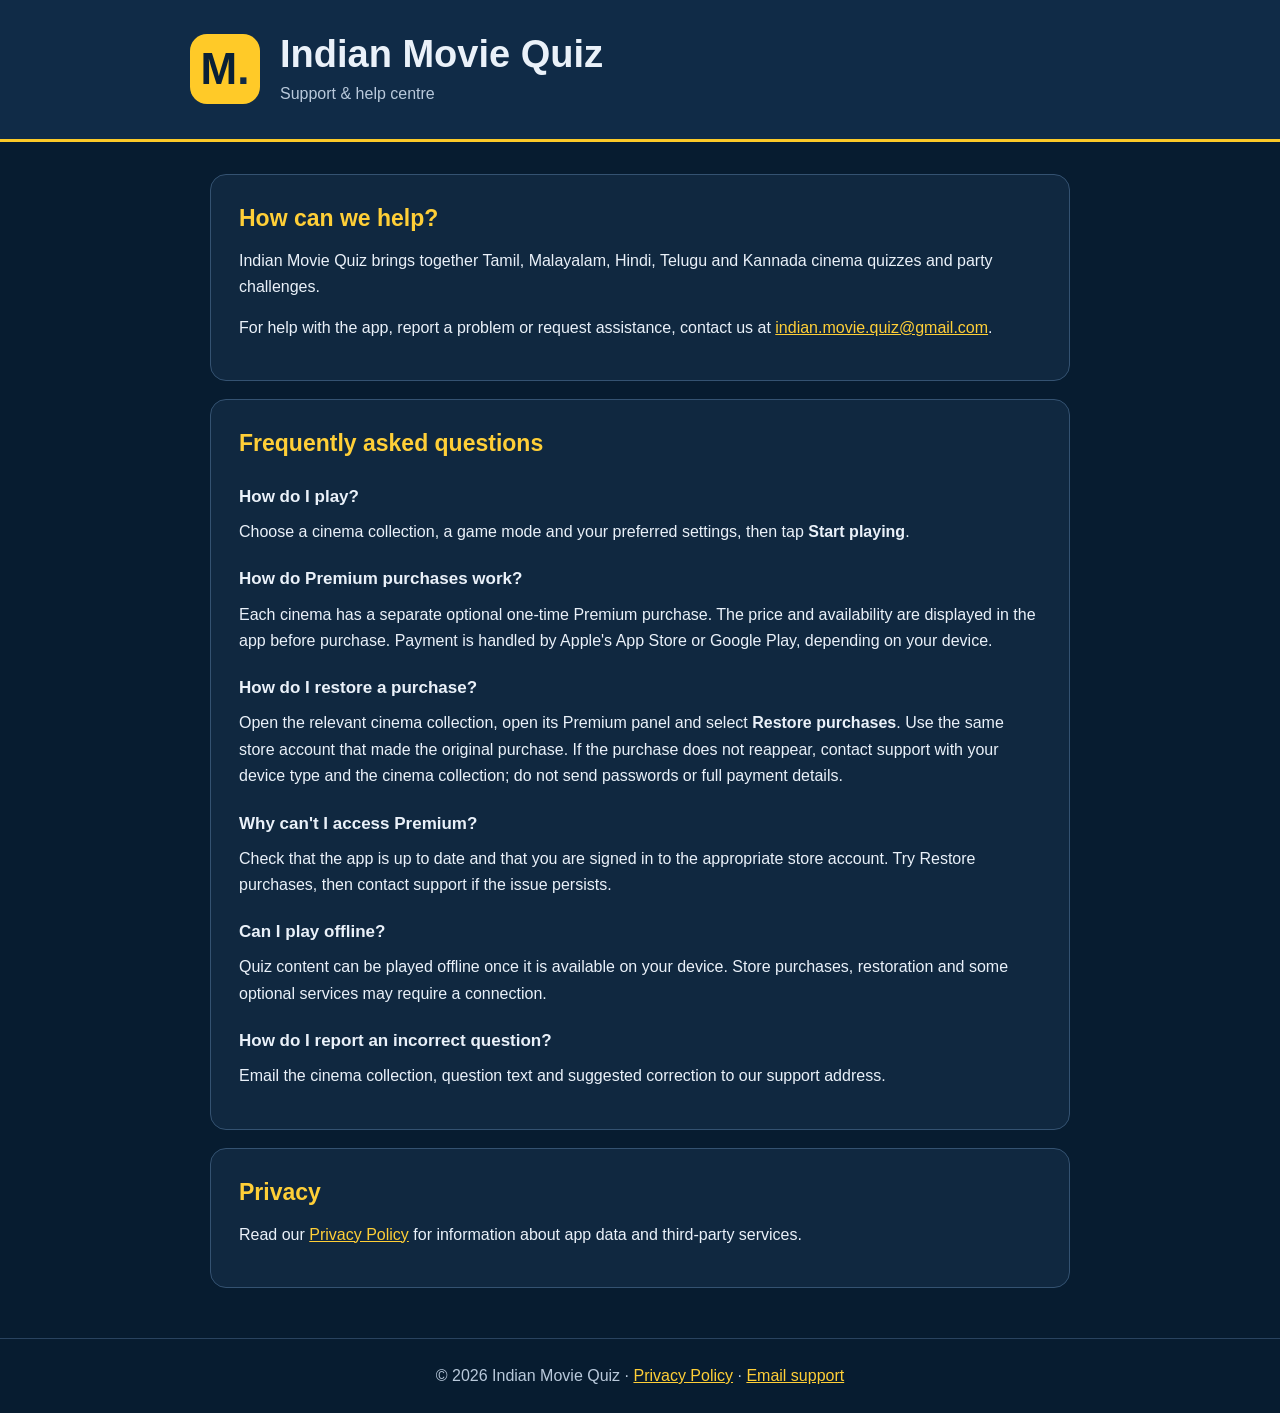
<file: index.html>
<!doctype html><html lang="en"><head><meta charset="utf-8"><meta name="viewport" content="width=device-width,initial-scale=1"><meta name="description" content="Indian Movie Quiz official help and support"><title>Indian Movie Quiz — Support</title><link rel="stylesheet" href="style.css"></head><body><header><div class="wrap"><div class="logo">M<span>.</span></div><div><h1>Indian Movie Quiz</h1><p class="sub">Support & help centre</p></div></div></header><main><section><h2>How can we help?</h2><p>Indian Movie Quiz brings together Tamil, Malayalam, Hindi, Telugu and Kannada cinema quizzes and party challenges.</p><p>For help with the app, report a problem or request assistance, contact us at <a href="mailto:indian.movie.quiz@gmail.com">indian.movie.quiz@gmail.com</a>.</p></section><section><h2>Frequently asked questions</h2><h3>How do I play?</h3><p>Choose a cinema collection, a game mode and your preferred settings, then tap <strong>Start playing</strong>.</p><h3>How do Premium purchases work?</h3><p>Each cinema has a separate optional one-time Premium purchase. The price and availability are displayed in the app before purchase. Payment is handled by Apple's App Store or Google Play, depending on your device.</p><h3>How do I restore a purchase?</h3><p>Open the relevant cinema collection, open its Premium panel and select <strong>Restore purchases</strong>. Use the same store account that made the original purchase. If the purchase does not reappear, contact support with your device type and the cinema collection; do not send passwords or full payment details.</p><h3>Why can't I access Premium?</h3><p>Check that the app is up to date and that you are signed in to the appropriate store account. Try Restore purchases, then contact support if the issue persists.</p><h3>Can I play offline?</h3><p>Quiz content can be played offline once it is available on your device. Store purchases, restoration and some optional services may require a connection.</p><h3>How do I report an incorrect question?</h3><p>Email the cinema collection, question text and suggested correction to our support address.</p></section><section><h2>Privacy</h2><p>Read our <a href="privacy.html">Privacy Policy</a> for information about app data and third-party services.</p></section></main><footer>© 2026 Indian Movie Quiz · <a href="privacy.html">Privacy Policy</a> · <a href="mailto:indian.movie.quiz@gmail.com">Email support</a></footer></body></html>
</file>
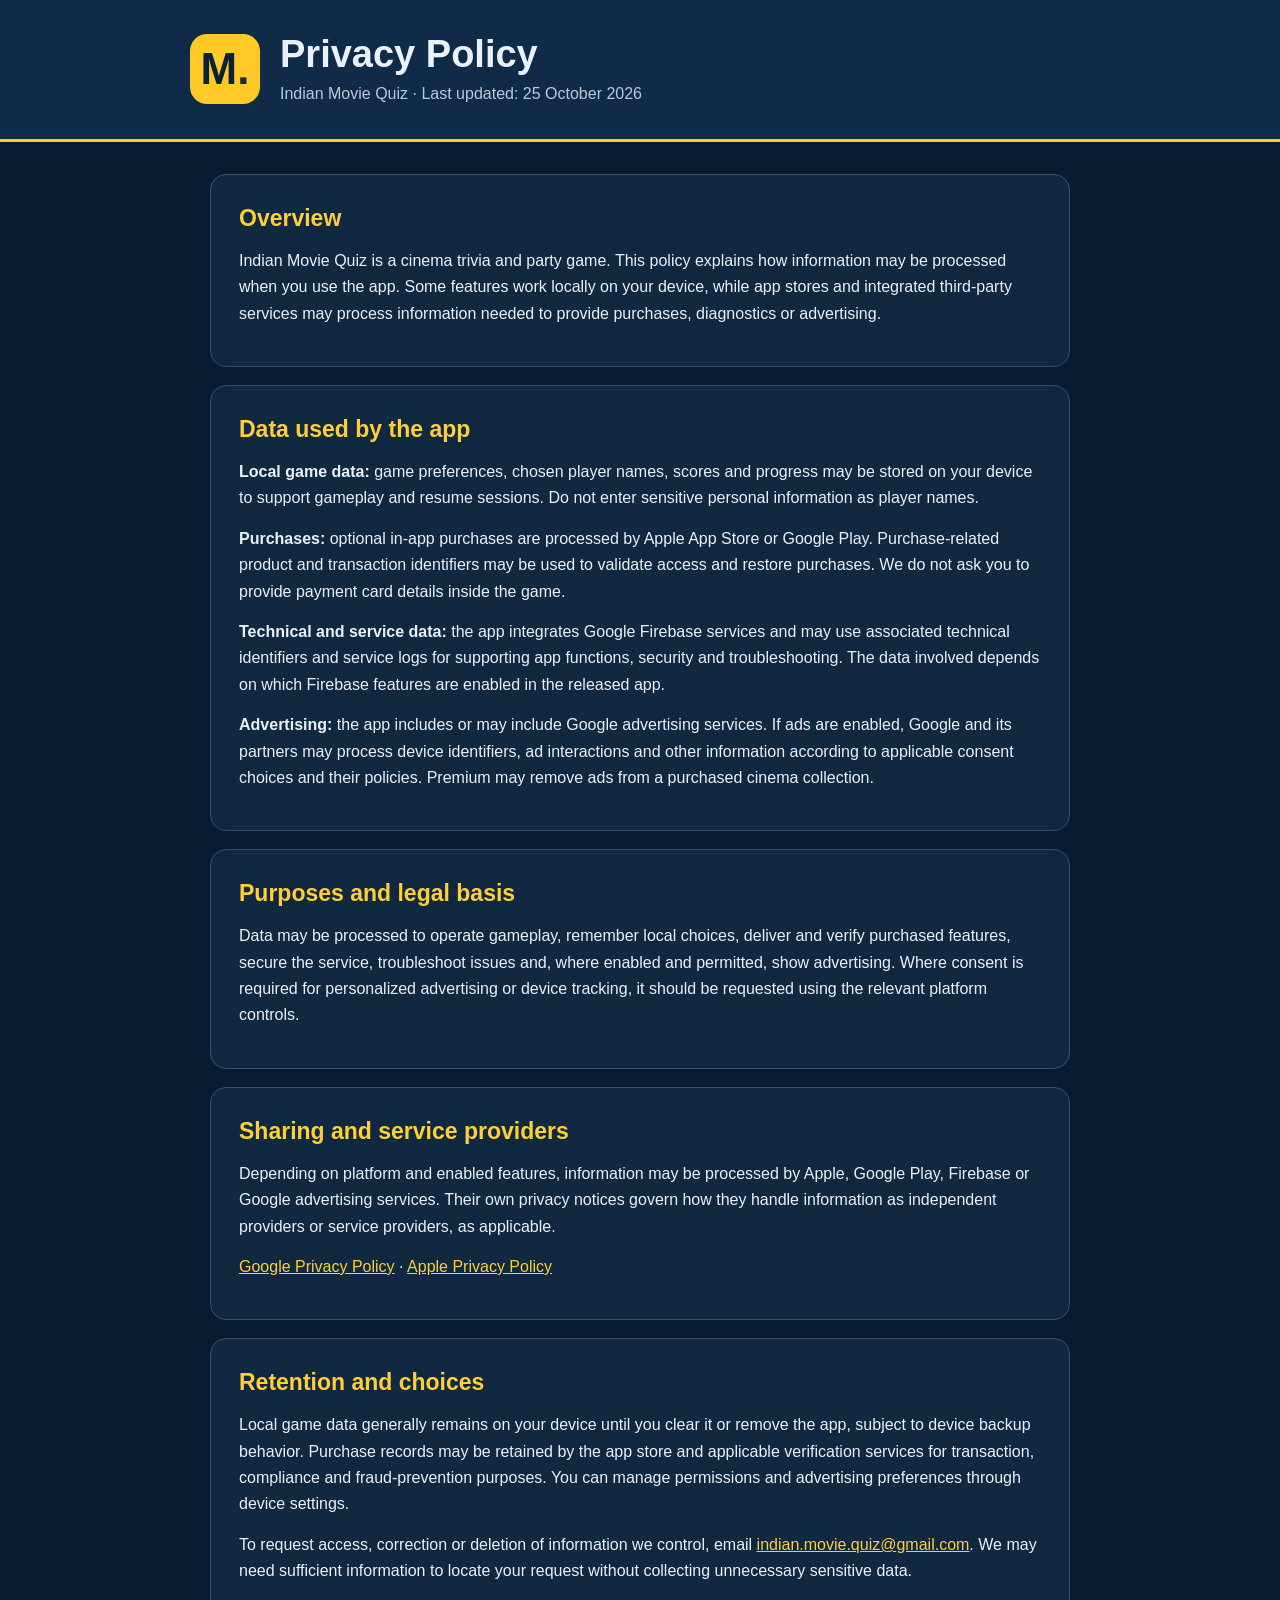
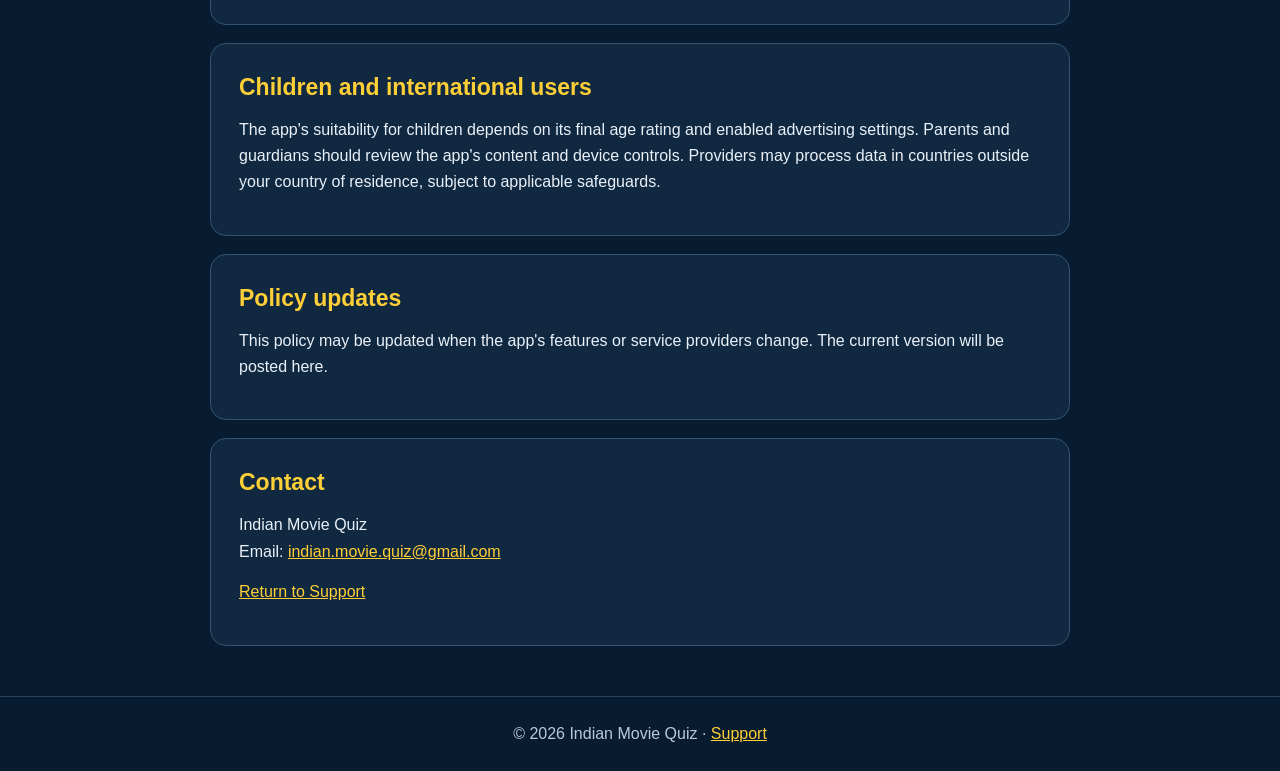
<file: privacy.html>
<!doctype html><html lang="en"><head><meta charset="utf-8"><meta name="viewport" content="width=device-width,initial-scale=1"><meta name="description" content="Indian Movie Quiz privacy policy"><title>Indian Movie Quiz — Privacy Policy</title><link rel="stylesheet" href="style.css"></head><body><header><div class="wrap"><div class="logo">M<span>.</span></div><div><h1>Privacy Policy</h1><p class="sub">Indian Movie Quiz · Last updated: 25 October 2026</p></div></div></header><main><section><h2>Overview</h2><p>Indian Movie Quiz is a cinema trivia and party game. This policy explains how information may be processed when you use the app. Some features work locally on your device, while app stores and integrated third-party services may process information needed to provide purchases, diagnostics or advertising.</p></section><section><h2>Data used by the app</h2><p><strong>Local game data:</strong> game preferences, chosen player names, scores and progress may be stored on your device to support gameplay and resume sessions. Do not enter sensitive personal information as player names.</p><p><strong>Purchases:</strong> optional in-app purchases are processed by Apple App Store or Google Play. Purchase-related product and transaction identifiers may be used to validate access and restore purchases. We do not ask you to provide payment card details inside the game.</p><p><strong>Technical and service data:</strong> the app integrates Google Firebase services and may use associated technical identifiers and service logs for supporting app functions, security and troubleshooting. The data involved depends on which Firebase features are enabled in the released app.</p><p><strong>Advertising:</strong> the app includes or may include Google advertising services. If ads are enabled, Google and its partners may process device identifiers, ad interactions and other information according to applicable consent choices and their policies. Premium may remove ads from a purchased cinema collection.</p></section><section><h2>Purposes and legal basis</h2><p>Data may be processed to operate gameplay, remember local choices, deliver and verify purchased features, secure the service, troubleshoot issues and, where enabled and permitted, show advertising. Where consent is required for personalized advertising or device tracking, it should be requested using the relevant platform controls.</p></section><section><h2>Sharing and service providers</h2><p>Depending on platform and enabled features, information may be processed by Apple, Google Play, Firebase or Google advertising services. Their own privacy notices govern how they handle information as independent providers or service providers, as applicable.</p><p><a href="https://policies.google.com/privacy">Google Privacy Policy</a> · <a href="https://www.apple.com/legal/privacy/">Apple Privacy Policy</a></p></section><section><h2>Retention and choices</h2><p>Local game data generally remains on your device until you clear it or remove the app, subject to device backup behavior. Purchase records may be retained by the app store and applicable verification services for transaction, compliance and fraud-prevention purposes. You can manage permissions and advertising preferences through device settings.</p><p>To request access, correction or deletion of information we control, email <a href="mailto:indian.movie.quiz@gmail.com">indian.movie.quiz@gmail.com</a>. We may need sufficient information to locate your request without collecting unnecessary sensitive data.</p></section><section><h2>Children and international users</h2><p>The app's suitability for children depends on its final age rating and enabled advertising settings. Parents and guardians should review the app's content and device controls. Providers may process data in countries outside your country of residence, subject to applicable safeguards.</p></section><section><h2>Policy updates</h2><p>This policy may be updated when the app's features or service providers change. The current version will be posted here.</p></section><section><h2>Contact</h2><p>Indian Movie Quiz<br>Email: <a href="mailto:indian.movie.quiz@gmail.com">indian.movie.quiz@gmail.com</a></p><p><a href="index.html">Return to Support</a></p></section></main><footer>© 2026 Indian Movie Quiz · <a href="index.html">Support</a></footer></body></html>
</file>
<file: style.css>
:root{color-scheme:dark;font-family:-apple-system,BlinkMacSystemFont,"Segoe UI",Arial,sans-serif}*{box-sizing:border-box}body{margin:0;background:#071c30;color:#eaf1f9;font-size:16px;line-height:1.65}header{background:#102b47;border-bottom:3px solid #fbc928;padding:32px 20px}.wrap{max-width:900px;margin:auto;display:flex;align-items:center;gap:20px}.logo{flex:none;background:#ffca28;color:#0a2136;border-radius:17px;width:70px;height:70px;text-align:center;font-size:44px;font-weight:900;line-height:70px}.logo span{color:#112a45}h1{font-size:clamp(27px,5vw,38px);margin:0;line-height:1.2}h2{font-size:23px;margin:0 0 10px;color:#ffcf37}h3{font-size:17px;margin:20px 0 5px}p{margin:8px 0 14px}.sub{margin:3px 0 0;color:#b9c9db}main{max-width:900px;padding:32px 20px;margin:auto}section{padding:25px 28px;margin-bottom:18px;border:1px solid #345271;background:#102840;border-radius:16px}a{color:#ffcf37}a:focus-visible{outline:2px solid white;outline-offset:3px}footer{text-align:center;padding:24px;color:#b9c9db;border-top:1px solid #29435f}@media(max-width:540px){section{padding:22px 18px}}
</file>
